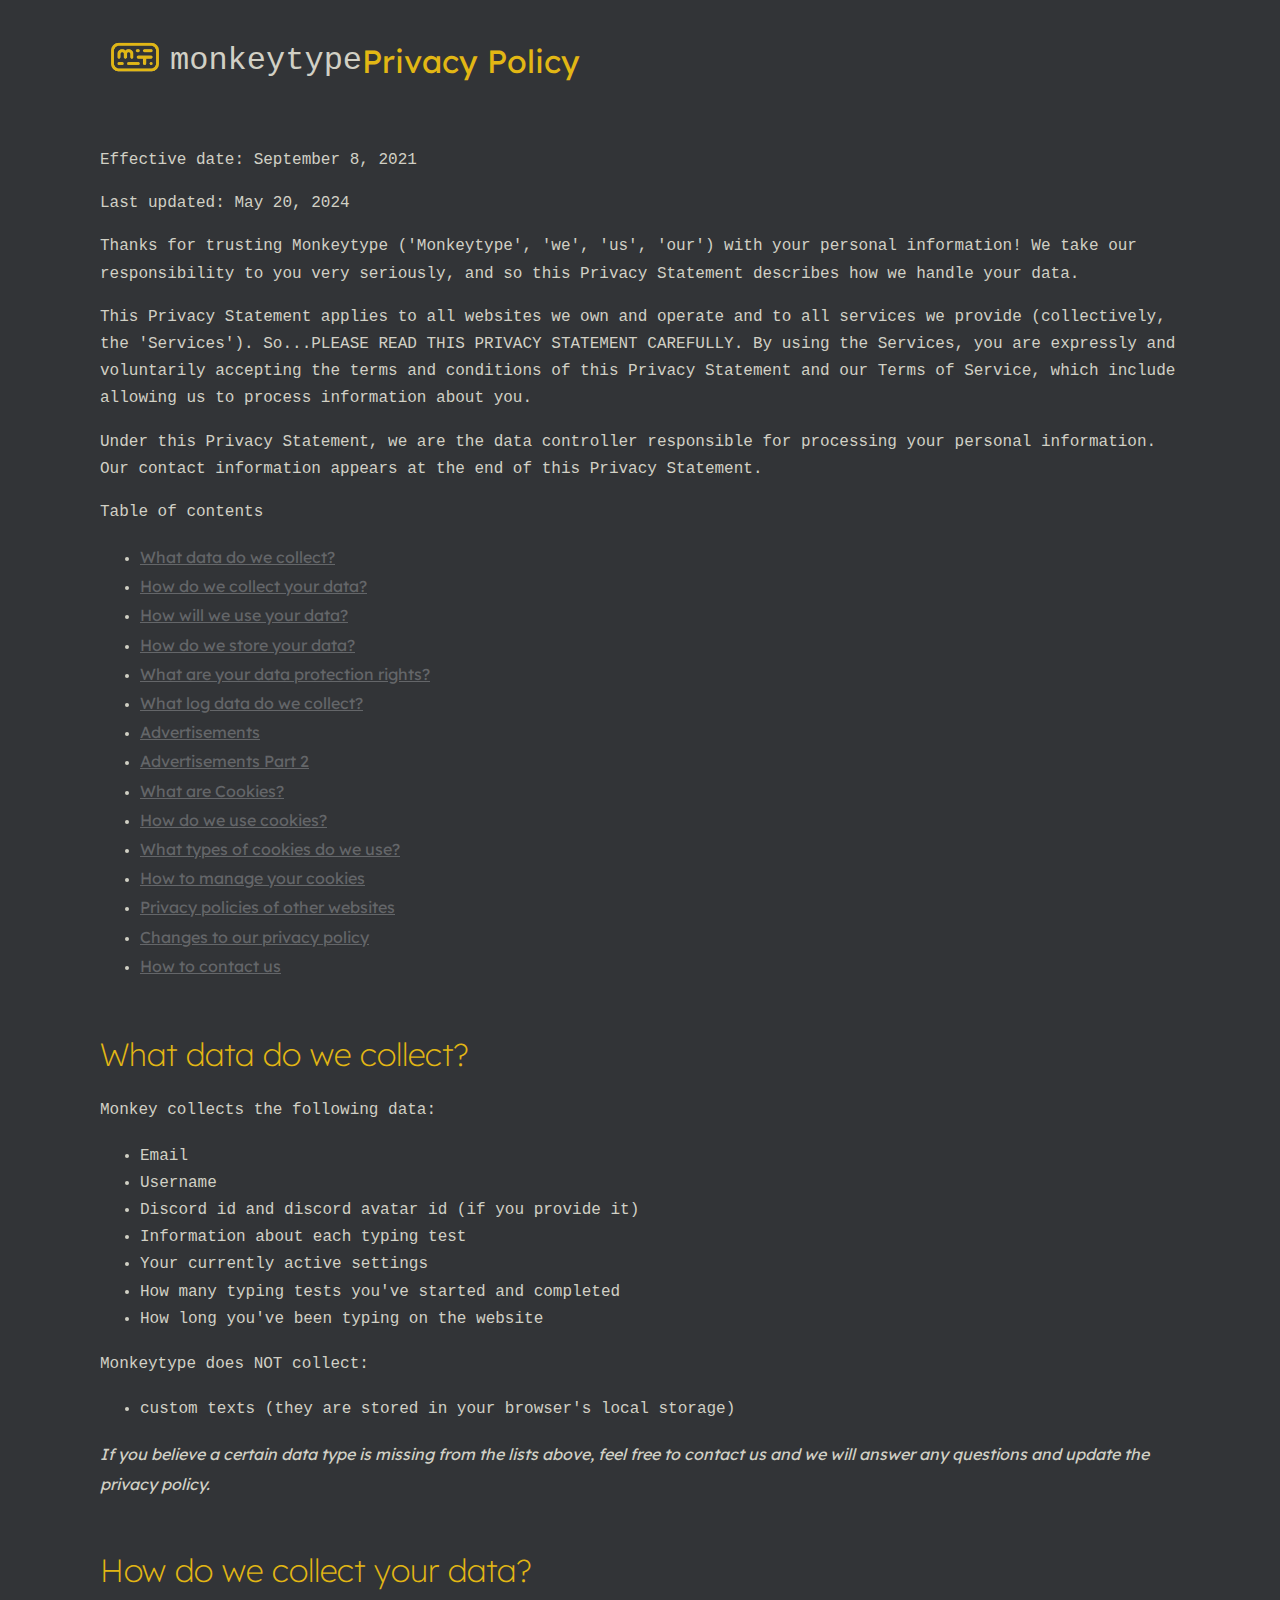
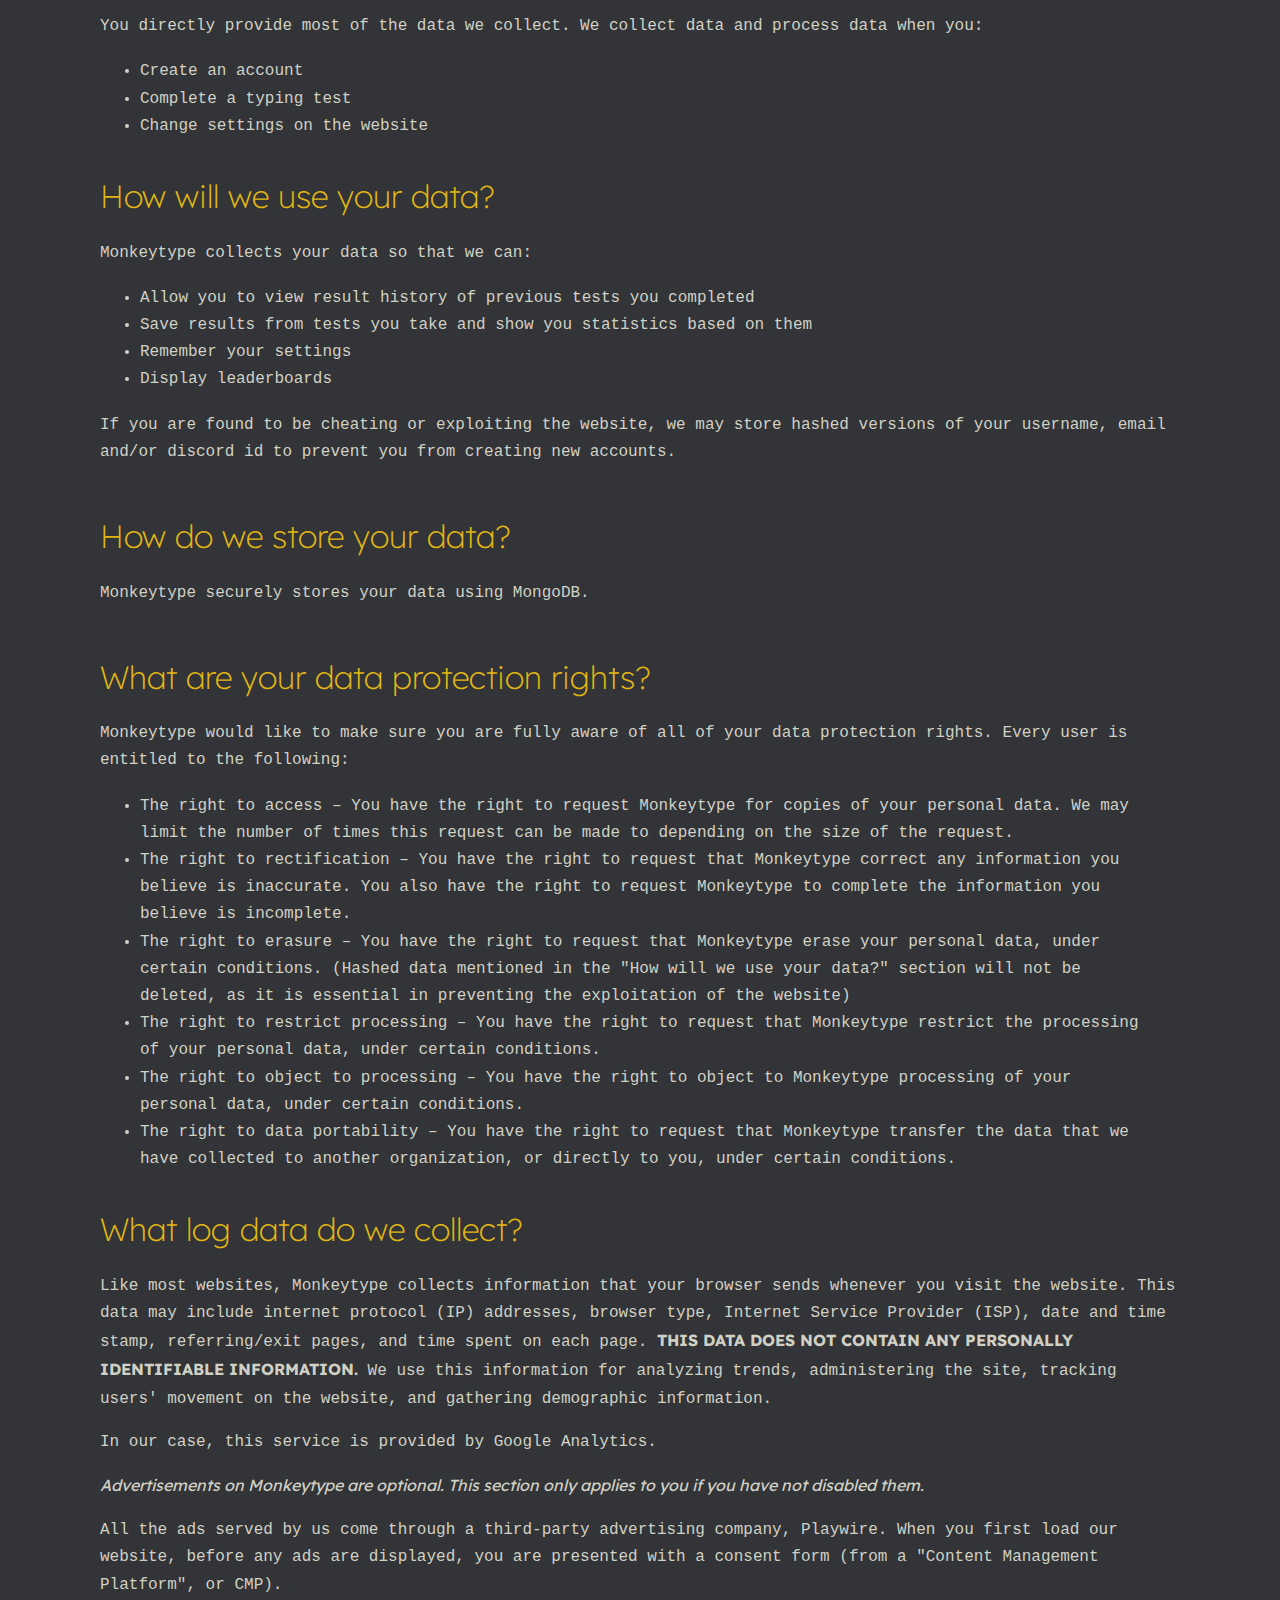
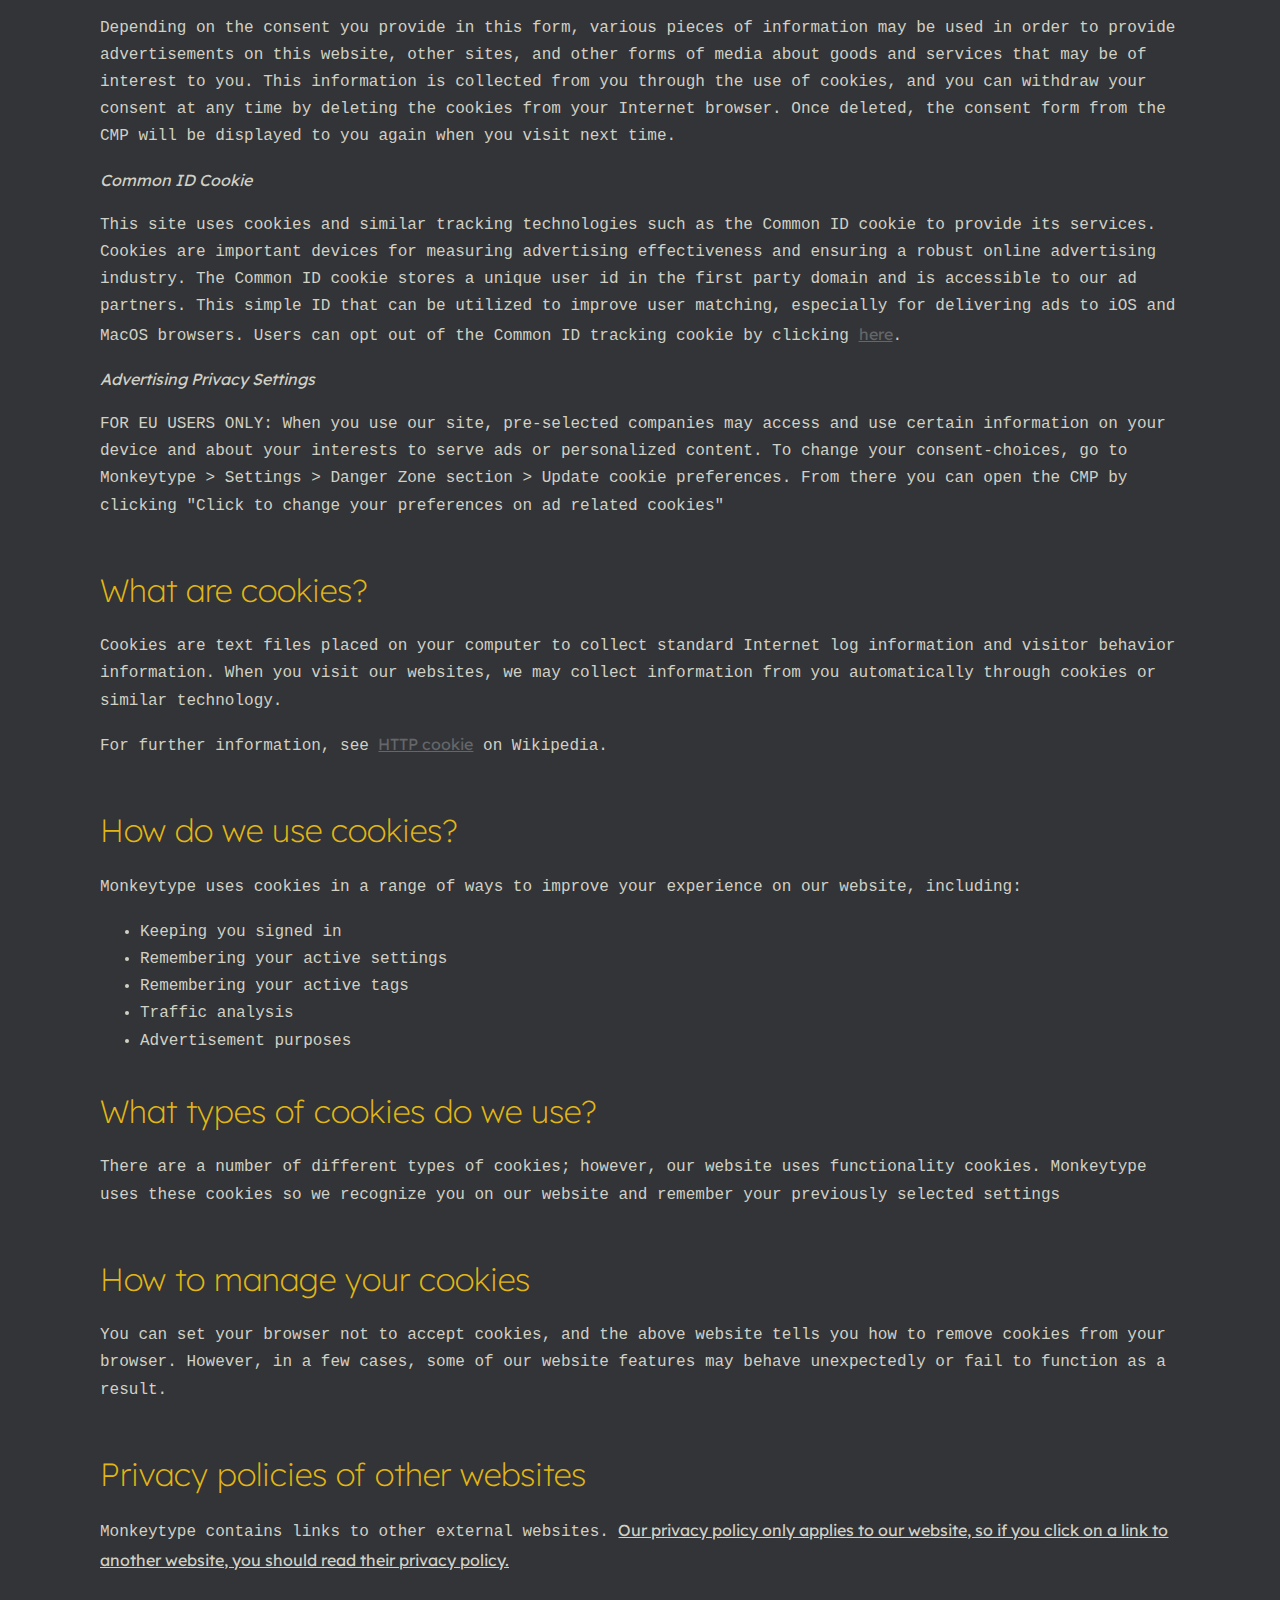
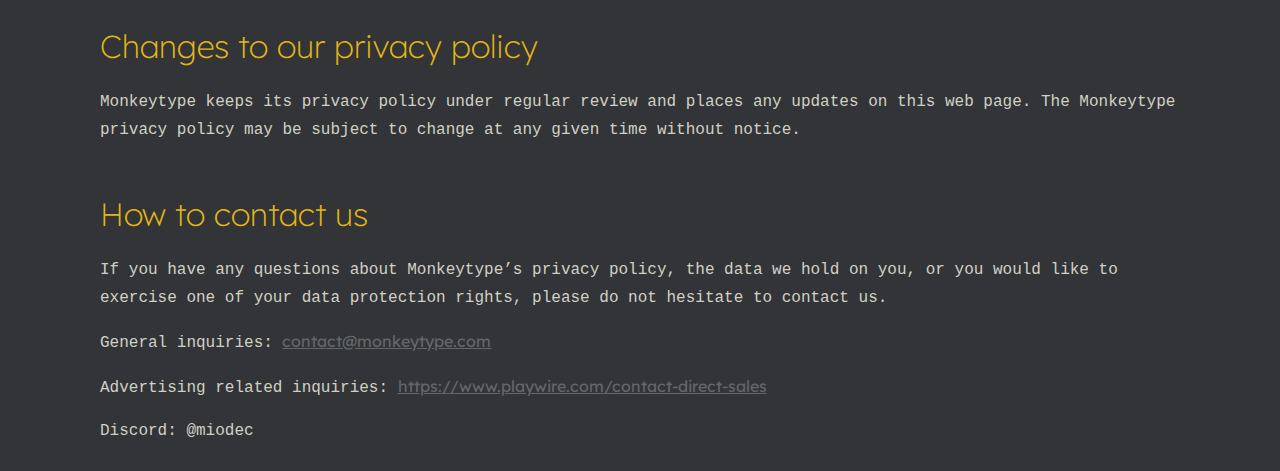
<file: Index.html>
<!DOCTYPE html>
<html lang="en">
<head>
    <link rel="icon" type="image/png" href="monkeytype.png" />
    <meta charset="UTF-8">
    <meta name="viewport" content="width=device-width, initial-scale=1.0">
    <link rel="stylesheet" href="style.css">
    <title>Privacy Policy | Monkeytype</title>
</head>
<body>
   <nav>
    <a href="/">
        <img src="logo.png" width="70" alt="">
    </a>
    <div>
        <p>monkeytype</p>
        <span>Privacy Policy</span>
    </div>
   </nav>
   <div id="body">
        <div class="intro">
            <p>
                Effective date: September 8, 2021
            </p>
            <p>
                Last updated: May 20, 2024
            </p>
            <p>
                Thanks for trusting Monkeytype ('Monkeytype', 'we', 'us', 'our') with your personal information! We take our responsibility to you very seriously, and so this Privacy Statement describes how we handle your data.
            </p>       
            <p>
                This Privacy Statement applies to all websites we own and operate and to all services we provide (collectively, the 'Services'). So...PLEASE READ THIS PRIVACY STATEMENT CAREFULLY. By using the Services, you are expressly and voluntarily accepting the terms and conditions of this Privacy Statement and our Terms of Service, which include allowing us to process information about you.
            </p>                         
            <p>
                Under this Privacy Statement, we are the data controller responsible for processing your personal information. Our contact information appears at the end of this Privacy Statement.
                </p>
                <p>Table of contents</p>
                <ul>
                    <li><a href="#1">What data do we collect?</a></li>
                    <li><a href="#2">How do we collect your data?</a></li>
                    <li><a href="#3">How will we use your data?</a></li>
                    <li><a href="#4">How do we store your data?</a></li>
                    <li><a href="#5">What are your data protection rights?</a></li>
                    <li><a href="#6">What log data do we collect?</a></li>
                    <li><a href="#7">Advertisements</a></li>
                    <li><a href="#8">Advertisements Part 2</a></li>
                    <li><a href="#9">What are Cookies?</a></li>
                    <li><a href="#10">How do we use cookies?</a></li>
                    <li><a href="#11">What types of cookies do we use?</a></li>
                    <li><a href="#12">How to manage your cookies</a></li>
                    <li><a href="#13">Privacy policies of other websites</a></li>
                    <li><a href="#14">Changes to our privacy policy</a></li>
                    <li><a href="#15">How to contact us</a></li>
                </ul>
                <p></p>
                <p></p>
                <br>
                <div id="Data-collection">
                    <h1 id="1">What data do we collect?</h1>
                    <p>Monkey collects the following data:</p>
                    <ul>
                        <li>Email</li>
                        <li>Username</li>
                        <li>Discord id and discord avatar id (if you provide it)</li>
                        <li>Information about each typing test</li>
                        <li>Your currently active settings</li>
                        <li>How many typing tests you've started and completed</li>
                        <li>How long you've been typing on the website</li>
                    </ul>
                    <p>Monkeytype does NOT collect:</p>
                    <ul>
                        <li>custom texts (they are stored in your browser's local storage)</li>
                    </ul>
                    <p><i>If you believe a certain data type is missing from the lists above, feel free to contact us and we will answer any questions and update the privacy policy.</i></p>
                    <br>
                    <h1 id="2">How do we collect your data?</h1>
                    <p>You directly provide most of the data we collect. We collect data and process data when you:</p>
                    <ul>
                        <li>Create an account</li>
                        <li>Complete a typing test</li>
                        <li>Change settings on the website</li>
                    </ul>
                    <br>
                    <h1 id="3">How will we use your data?</h1>
                    <p>Monkeytype collects your data so that we can:</p>
                    <ul>
                        <li>Allow you to view result history of previous tests you completed</li>
                        <li>Save results from tests you take and show you statistics based on them</li>
                        <li>Remember your settings</li>
                        <li>Display leaderboards</li>
                    </ul>
                    <p>If you are found to be cheating or exploiting the website, we may store hashed versions of your username, email and/or discord id to prevent you from creating new accounts.</p>
                    <br>
                    <h1 id="4">How do we store your data?</h1>
                    <p>Monkeytype securely stores your data using MongoDB.</p>
                    <br>
                    <h1 id="5">What are your data protection rights?</h1>
                    <p>Monkeytype would like to make sure you are fully aware of all of your data protection rights. Every user is entitled to the following:</p>
                    <ul>
                        <li>The right to access – You have the right to request Monkeytype for copies of your personal data. We may limit the number of times this request can be made to depending on the size of the request.</li>
                        <li>The right to rectification – You have the right to request that Monkeytype correct any information you believe is inaccurate. You also have the right to request Monkeytype to complete the information you believe is incomplete.</li>
                        <li>The right to erasure – You have the right to request that Monkeytype erase your personal data, under certain conditions. (Hashed data mentioned in the "How will we use your data?" section will not be deleted, as it is essential in preventing the exploitation of the website)</li>
                        <li>The right to restrict processing – You have the right to request that Monkeytype restrict the processing of your personal data, under certain conditions.</li>
                        <li>The right to object to processing – You have the right to object to Monkeytype processing of your personal data, under certain conditions.</li>
                        <li>The right to data portability – You have the right to request that Monkeytype transfer the data that we have collected to another organization, or directly to you, under certain conditions.</li>
                    </ul>
                    <br>
                    <h1 id="6">What log data do we collect?</h1>
                    <p>Like most websites, Monkeytype collects information that your browser sends whenever you visit the website. This data may include internet protocol (IP) addresses, browser type, Internet Service Provider (ISP), date and time stamp, referring/exit pages, and time spent on each page. <b>THIS DATA DOES NOT CONTAIN ANY PERSONALLY IDENTIFIABLE INFORMATION.</b> We use this information for analyzing trends, administering the site, tracking users' movement on the website, and gathering demographic information.</p>
                    <p>In our case, this service is provided by Google Analytics.</p>
                    <p><i>Advertisements on Monkeytype are optional. This section only applies to you if you have not disabled them.</i></p>
                    <p>All the ads served by us come through a third-party advertising company, Playwire. When you first load our website, before any ads are displayed, you are presented with a consent form (from a "Content Management Platform", or CMP).</p>
                    <p>Depending on the consent you provide in this form, various pieces of information may be used in order to provide advertisements on this website, other sites, and other forms of media about goods and services that may be of interest to you. This information is collected from you through the use of cookies, and you can withdraw your consent at any time by deleting the cookies from your Internet browser. Once deleted, the consent form from the CMP will be displayed to you again when you visit next time.</p>
                    <p><i>Common ID Cookie</i></p>
                    <p>This site uses cookies and similar tracking technologies such as the Common ID cookie to provide its services. Cookies are important devices for measuring advertising effectiveness and ensuring a robust online advertising industry. The Common ID cookie stores a unique user id in the first party domain and is accessible to our ad partners. This simple ID that can be utilized to improve user matching, especially for delivering ads to iOS and MacOS browsers. Users can opt out of the Common ID tracking cookie by clicking <a href="">here</a>.</p>
                    <p><i>Advertising Privacy Settings</i></p>
                    <p>FOR EU USERS ONLY: When you use our site, pre-selected companies may access and use certain information on your device and about your interests to serve ads or personalized content. To change your consent-choices, go to Monkeytype > Settings > Danger Zone section > Update cookie preferences. From there you can open the CMP by clicking "Click to change your preferences on ad related cookies"</p>
                    <br>
                    <h1 id="9">What are cookies?</h1>
                    <p>Cookies are text files placed on your computer to collect standard Internet log information and visitor behavior information. When you visit our websites, we may collect information from you automatically through cookies or similar technology.</p>
                    <p>For further information, see <a href="">HTTP cookie</a> on Wikipedia.</p>
                    <br>
                    <h1 id="10">How do we use cookies?</h1>
                    <p>Monkeytype uses cookies in a range of ways to improve your experience on our website, including:</p>
                    <ul>
                        <li>Keeping you signed in</li>
                        <li>Remembering your active settings</li>
                        <li>Remembering your active tags</li>
                        <li>Traffic analysis</li>
                        <li>Advertisement purposes</li>
                    </ul>
                    <br>
                    <h1 id="11">What types of cookies do we use?</h1>
                    <p>There are a number of different types of cookies; however, our website uses functionality cookies. Monkeytype uses these cookies so we recognize you on our website and remember your previously selected settings</p>
                    <br>
                    <h1 id="12">How to manage your cookies</h1>
                    <p>You can set your browser not to accept cookies, and the above website tells you how to remove cookies from your browser. However, in a few cases, some of our website features may behave unexpectedly or fail to function as a result.</p>
                    <br>
                    <h1 id="13">Privacy policies of other websites</h1>
                    <p>Monkeytype contains links to other external websites. <u>Our privacy policy only applies to our website, so if you click on a link to another website, you should read their privacy policy.</u></p>
                    <br>
                    <h1 id="14">Changes to our privacy policy</h1>
                    <p>Monkeytype keeps its privacy policy under regular review and places any updates on this web page. The Monkeytype privacy policy may be subject to change at any given time without notice.</p>
                    <br>
                    <h1 id="15">How to contact us</h1>
                    <p>If you have any questions about Monkeytype’s privacy policy, the data we hold on you, or you would like to exercise one of your data protection rights, please do not hesitate to contact us.</p>
                    <p>General inquiries: <a href="">contact@monkeytype.com</a></p>
                    <p>Advertising related inquiries: <a href="">https://www.playwire.com/contact-direct-sales</a></p>
                    <p>Discord: @miodec</p>
                    <br>
                    <br>
                    </div>
        </div>
    </div>
</body>
</html>
</file>
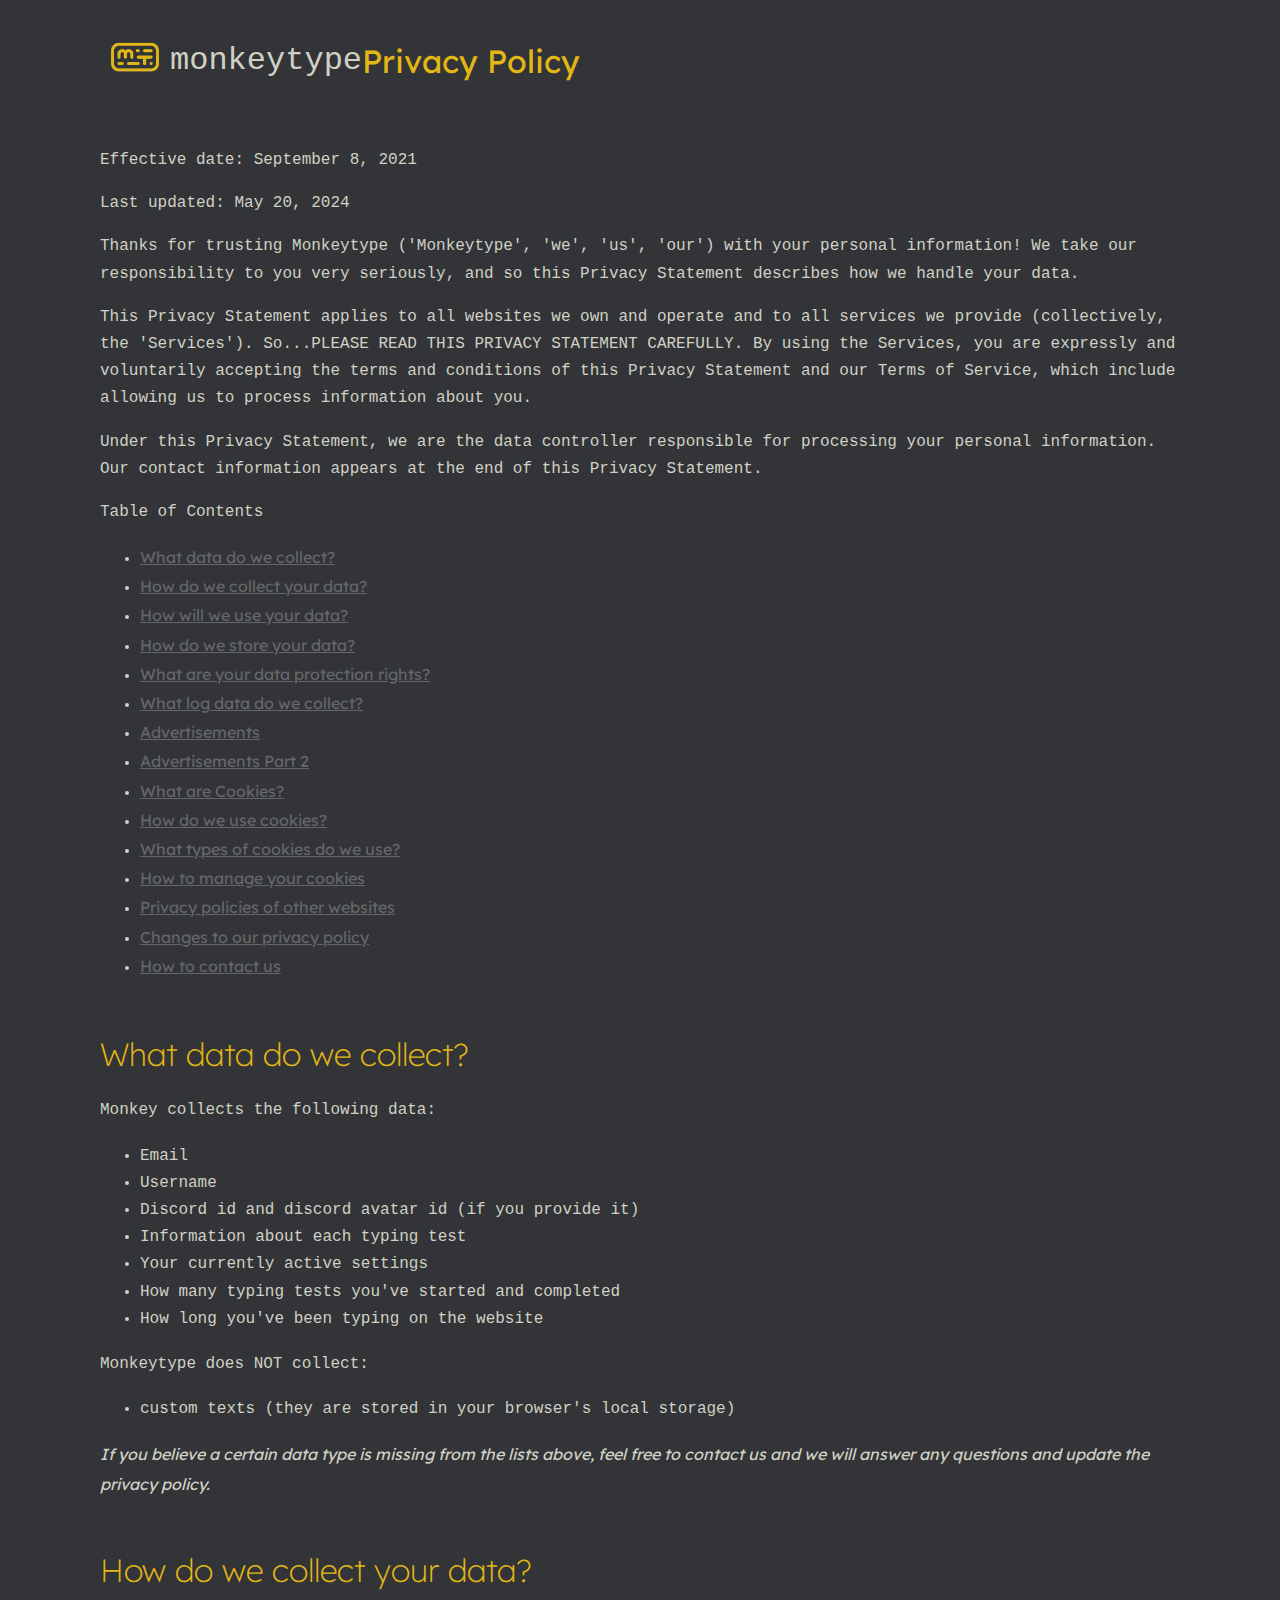
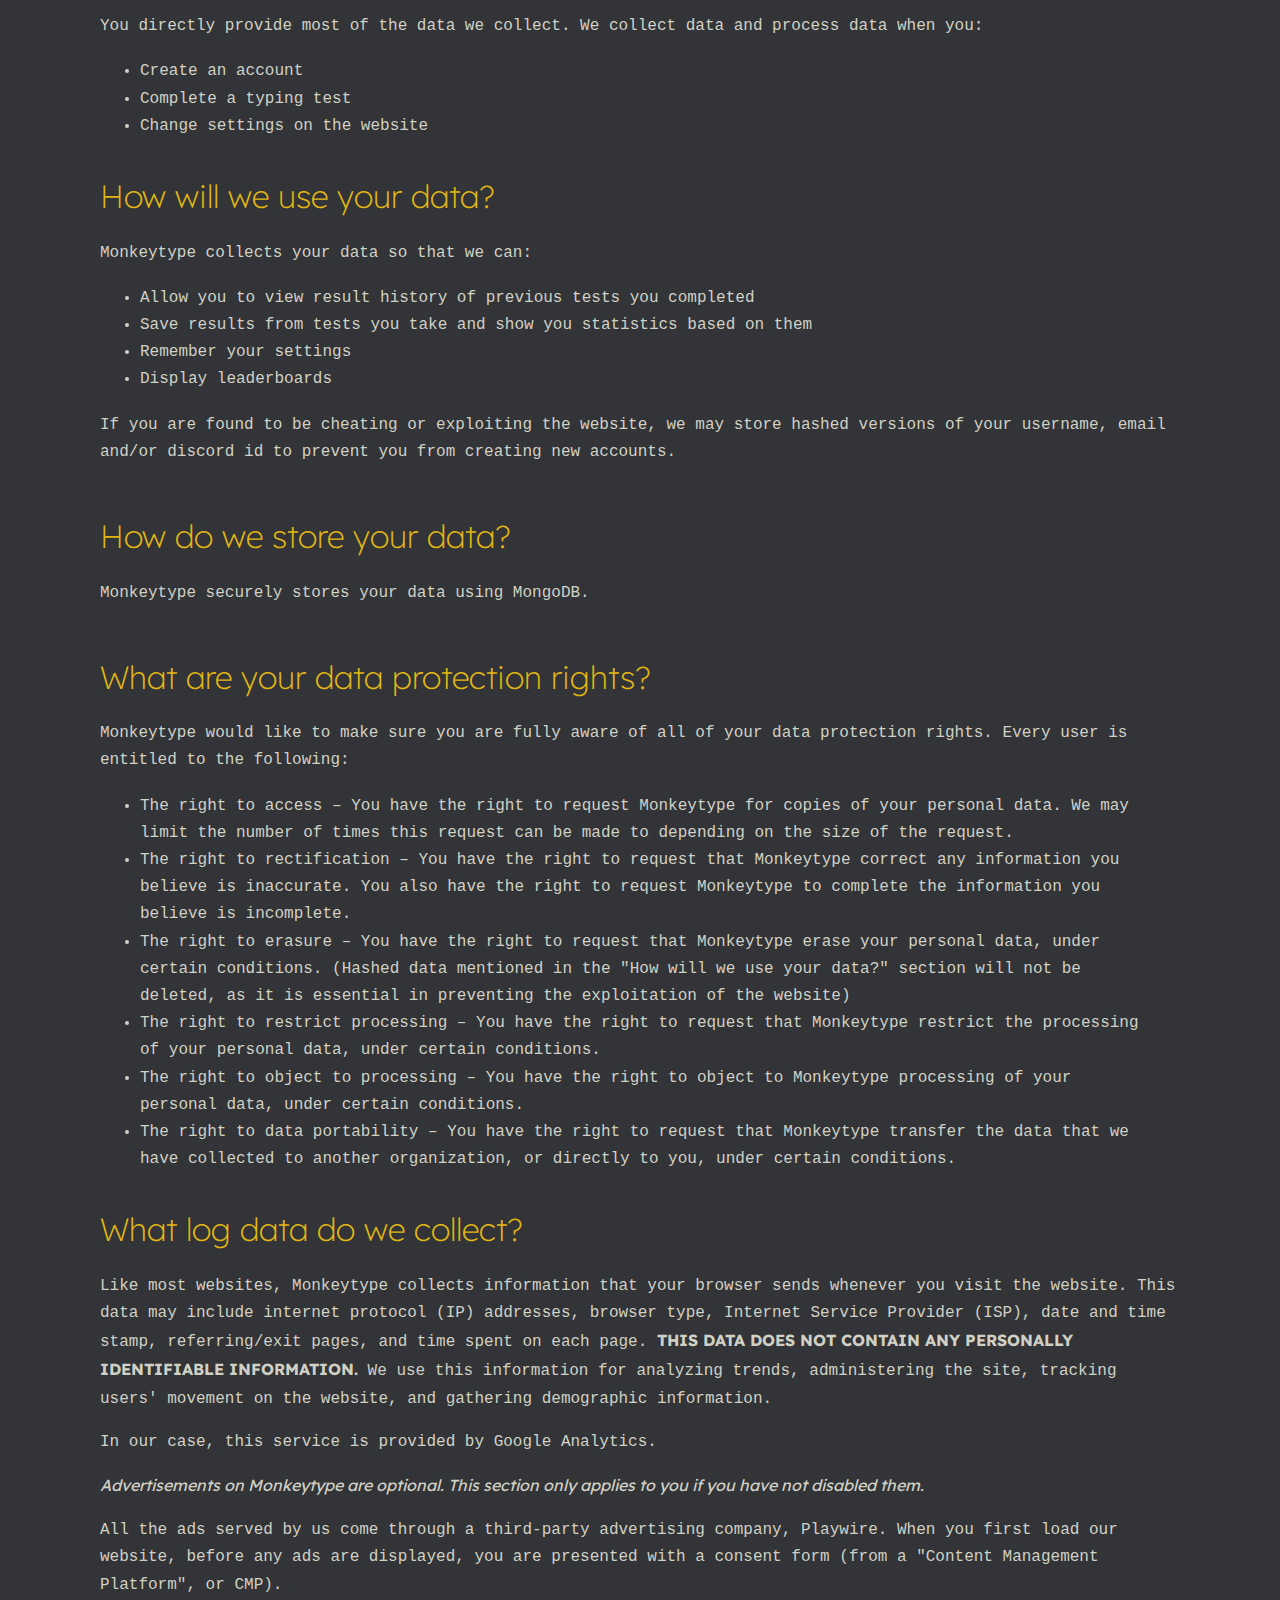
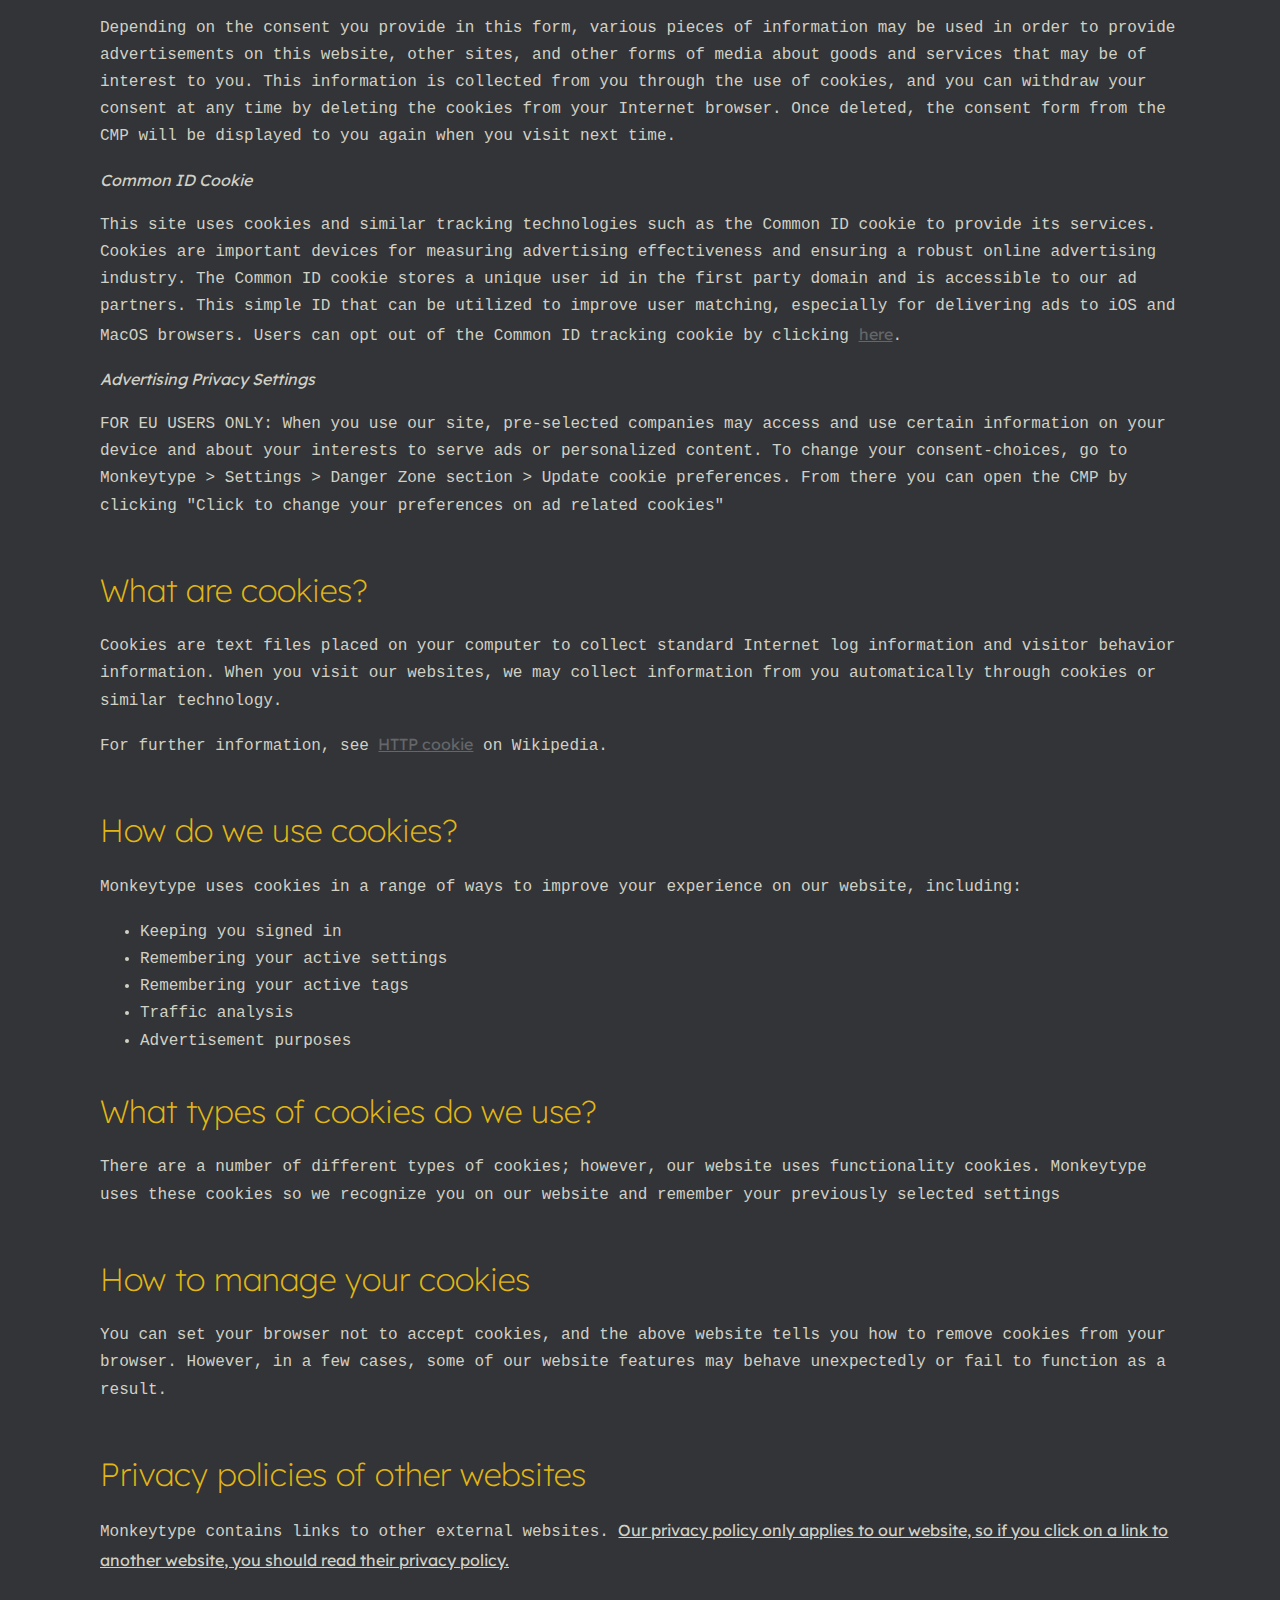
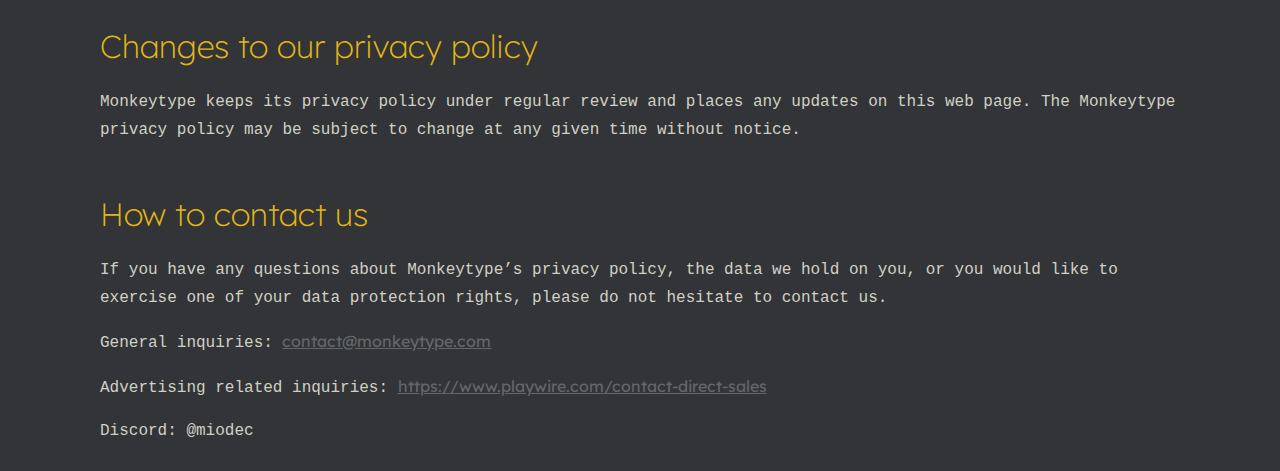
<file: monkeytypeprivacyclone/Index.html>
<!DOCTYPE html>
<html lang="en">
<head>
    <link rel="icon" type="image/png" href="monkeytype.png" />
    <meta charset="UTF-8">
    <meta name="viewport" content="width=device-width, initial-scale=1.0">
    <link rel="stylesheet" href="style.css">
    <title>Privacy Policy | Monkeytype</title>
</head>
<body>
   <nav>
    <a href="/">
        <img src="logo.png" width="70" alt="">
    </a>
    <div>
        <p>monkeytype</p>
        <span>Privacy Policy</span>
    </div>
   </nav>
   <div id="body">
        <div class="intro">
            <p>
                Effective date: September 8, 2021
            </p>
            <p>
                Last updated: May 20, 2024
            </p>
            <p>
                Thanks for trusting Monkeytype ('Monkeytype', 'we', 'us', 'our') with your personal information! We take our responsibility to you very seriously, and so this Privacy Statement describes how we handle your data.
            </p>       
            <p>
                This Privacy Statement applies to all websites we own and operate and to all services we provide (collectively, the 'Services'). So...PLEASE READ THIS PRIVACY STATEMENT CAREFULLY. By using the Services, you are expressly and voluntarily accepting the terms and conditions of this Privacy Statement and our Terms of Service, which include allowing us to process information about you.
            </p>                         
            <p>
                Under this Privacy Statement, we are the data controller responsible for processing your personal information. Our contact information appears at the end of this Privacy Statement.
                </p>
                <p>Table of Contents</p>
                <ul>
                    <li><a href="#1">What data do we collect?</a></li>
                    <li><a href="#2">How do we collect your data?</a></li>
                    <li><a href="#3">How will we use your data?</a></li>
                    <li><a href="#4">How do we store your data?</a></li>
                    <li><a href="#5">What are your data protection rights?</a></li>
                    <li><a href="#6">What log data do we collect?</a></li>
                    <li><a href="#7">Advertisements</a></li>
                    <li><a href="#8">Advertisements Part 2</a></li>
                    <li><a href="#9">What are Cookies?</a></li>
                    <li><a href="#10">How do we use cookies?</a></li>
                    <li><a href="#11">What types of cookies do we use?</a></li>
                    <li><a href="#12">How to manage your cookies</a></li>
                    <li><a href="#13">Privacy policies of other websites</a></li>
                    <li><a href="#14">Changes to our privacy policy</a></li>
                    <li><a href="#15">How to contact us</a></li>
                </ul>
                <p></p>
                <p></p>
                <br>
                <div id="Data-collection">
                    <h1 id="1">What data do we collect?</h1>
                    <p>Monkey collects the following data:</p>
                    <ul>
                        <li>Email</li>
                        <li>Username</li>
                        <li>Discord id and discord avatar id (if you provide it)</li>
                        <li>Information about each typing test</li>
                        <li>Your currently active settings</li>
                        <li>How many typing tests you've started and completed</li>
                        <li>How long you've been typing on the website</li>
                    </ul>
                    <p>Monkeytype does NOT collect:</p>
                    <ul>
                        <li>custom texts (they are stored in your browser's local storage)</li>
                    </ul>
                    <p><i>If you believe a certain data type is missing from the lists above, feel free to contact us and we will answer any questions and update the privacy policy.</i></p>
                    <br>
                    <h1 id="2">How do we collect your data?</h1>
                    <p>You directly provide most of the data we collect. We collect data and process data when you:</p>
                    <ul>
                        <li>Create an account</li>
                        <li>Complete a typing test</li>
                        <li>Change settings on the website</li>
                    </ul>
                    <br>
                    <h1 id="3">How will we use your data?</h1>
                    <p>Monkeytype collects your data so that we can:</p>
                    <ul>
                        <li>Allow you to view result history of previous tests you completed</li>
                        <li>Save results from tests you take and show you statistics based on them</li>
                        <li>Remember your settings</li>
                        <li>Display leaderboards</li>
                    </ul>
                    <p>If you are found to be cheating or exploiting the website, we may store hashed versions of your username, email and/or discord id to prevent you from creating new accounts.</p>
                    <br>
                    <h1 id="4">How do we store your data?</h1>
                    <p>Monkeytype securely stores your data using MongoDB.</p>
                    <br>
                    <h1 id="5">What are your data protection rights?</h1>
                    <p>Monkeytype would like to make sure you are fully aware of all of your data protection rights. Every user is entitled to the following:</p>
                    <ul>
                        <li>The right to access – You have the right to request Monkeytype for copies of your personal data. We may limit the number of times this request can be made to depending on the size of the request.</li>
                        <li>The right to rectification – You have the right to request that Monkeytype correct any information you believe is inaccurate. You also have the right to request Monkeytype to complete the information you believe is incomplete.</li>
                        <li>The right to erasure – You have the right to request that Monkeytype erase your personal data, under certain conditions. (Hashed data mentioned in the "How will we use your data?" section will not be deleted, as it is essential in preventing the exploitation of the website)</li>
                        <li>The right to restrict processing – You have the right to request that Monkeytype restrict the processing of your personal data, under certain conditions.</li>
                        <li>The right to object to processing – You have the right to object to Monkeytype processing of your personal data, under certain conditions.</li>
                        <li>The right to data portability – You have the right to request that Monkeytype transfer the data that we have collected to another organization, or directly to you, under certain conditions.</li>
                    </ul>
                    <br>
                    <h1 id="6">What log data do we collect?</h1>
                    <p>Like most websites, Monkeytype collects information that your browser sends whenever you visit the website. This data may include internet protocol (IP) addresses, browser type, Internet Service Provider (ISP), date and time stamp, referring/exit pages, and time spent on each page. <b>THIS DATA DOES NOT CONTAIN ANY PERSONALLY IDENTIFIABLE INFORMATION.</b> We use this information for analyzing trends, administering the site, tracking users' movement on the website, and gathering demographic information.</p>
                    <p>In our case, this service is provided by Google Analytics.</p>
                    <p><i>Advertisements on Monkeytype are optional. This section only applies to you if you have not disabled them.</i></p>
                    <p>All the ads served by us come through a third-party advertising company, Playwire. When you first load our website, before any ads are displayed, you are presented with a consent form (from a "Content Management Platform", or CMP).</p>
                    <p>Depending on the consent you provide in this form, various pieces of information may be used in order to provide advertisements on this website, other sites, and other forms of media about goods and services that may be of interest to you. This information is collected from you through the use of cookies, and you can withdraw your consent at any time by deleting the cookies from your Internet browser. Once deleted, the consent form from the CMP will be displayed to you again when you visit next time.</p>
                    <p><i>Common ID Cookie</i></p>
                    <p>This site uses cookies and similar tracking technologies such as the Common ID cookie to provide its services. Cookies are important devices for measuring advertising effectiveness and ensuring a robust online advertising industry. The Common ID cookie stores a unique user id in the first party domain and is accessible to our ad partners. This simple ID that can be utilized to improve user matching, especially for delivering ads to iOS and MacOS browsers. Users can opt out of the Common ID tracking cookie by clicking <a href="">here</a>.</p>
                    <p><i>Advertising Privacy Settings</i></p>
                    <p>FOR EU USERS ONLY: When you use our site, pre-selected companies may access and use certain information on your device and about your interests to serve ads or personalized content. To change your consent-choices, go to Monkeytype > Settings > Danger Zone section > Update cookie preferences. From there you can open the CMP by clicking "Click to change your preferences on ad related cookies"</p>
                    <br>
                    <h1 id="9">What are cookies?</h1>
                    <p>Cookies are text files placed on your computer to collect standard Internet log information and visitor behavior information. When you visit our websites, we may collect information from you automatically through cookies or similar technology.</p>
                    <p>For further information, see <a href="">HTTP cookie</a> on Wikipedia.</p>
                    <br>
                    <h1 id="10">How do we use cookies?</h1>
                    <p>Monkeytype uses cookies in a range of ways to improve your experience on our website, including:</p>
                    <ul>
                        <li>Keeping you signed in</li>
                        <li>Remembering your active settings</li>
                        <li>Remembering your active tags</li>
                        <li>Traffic analysis</li>
                        <li>Advertisement purposes</li>
                    </ul>
                    <br>
                    <h1 id="11">What types of cookies do we use?</h1>
                    <p>There are a number of different types of cookies; however, our website uses functionality cookies. Monkeytype uses these cookies so we recognize you on our website and remember your previously selected settings</p>
                    <br>
                    <h1 id="12">How to manage your cookies</h1>
                    <p>You can set your browser not to accept cookies, and the above website tells you how to remove cookies from your browser. However, in a few cases, some of our website features may behave unexpectedly or fail to function as a result.</p>
                    <br>
                    <h1 id="13">Privacy policies of other websites</h1>
                    <p>Monkeytype contains links to other external websites. <u>Our privacy policy only applies to our website, so if you click on a link to another website, you should read their privacy policy.</u></p>
                    <br>
                    <h1 id="14">Changes to our privacy policy</h1>
                    <p>Monkeytype keeps its privacy policy under regular review and places any updates on this web page. The Monkeytype privacy policy may be subject to change at any given time without notice.</p>
                    <br>
                    <h1 id="15">How to contact us</h1>
                    <p>If you have any questions about Monkeytype’s privacy policy, the data we hold on you, or you would like to exercise one of your data protection rights, please do not hesitate to contact us.</p>
                    <p>General inquiries: <a href="">contact@monkeytype.com</a></p>
                    <p>Advertising related inquiries: <a href="">https://www.playwire.com/contact-direct-sales</a></p>
                    <p>Discord: @miodec</p>
                    <br>
                    <br>
                    </div>
        </div>
    </div>
</body>
</html>
</file>
<file: style.css>
@import url('https://fonts.googleapis.com/css2?family=DM+Sans:ital,opsz,wght@0,9..40,100..1000;1,9..40,100..1000&family=Lexend+Deca:wght@100..900&display=swap');
@import url('https://fonts.googleapis.com/css2?family=Roboto:ital,wght@0,100;0,300;0,400;0,500;0,700;0,900;1,100;1,300;1,400;1,500;1,700;1,900&display=swap');
*{
    padding: 0;
    margin: 0;
    box-sizing: border-box;
    font-family: "Lexend Deca", sans-serif;
}
html{
    scroll-behavior: smooth;
}
body{
    background: #323437;
}
a{
    text-decoration: none;
    color: inherit;
}
nav{
    display: flex;
    align-items: center;
    justify-content: safe;
    padding: 10px 100px;
    color: #d1d0c5;
    font-size: 2rem;
}
div{
    display: flex;
    align-items: center;
    
}
div p{
    color: #d1d0c5;

}
div span{
    color: #e2b714;
}
#body{
    padding: 10px 100px;
    font-size: 1rem;
    line-height: 1.7;

}
.intro{
    display: inline;

}
p {
    display: block;
    margin-block-start: 1em;
    margin-block-end: 1em;
    margin-inline-start: 0px;
    margin-inline-end: 0px;
    unicode-bidi: isolate;
    font-family: "Roboto Mono", "Vazirmatn", monospace;
}
a{
    display: inline-block;
    color: #646669;
    text-decoration: underline;
    transition: color .125s, opacity .125s, background .125s;
}
a{
    background-color: transparent;
}
a:hover{
    color: #fff;
}
ul{
    padding: 2px 40px;
}
#Data-collection{
    display: inline;
}
h1{
    color: #e2b714;
    font-weight: 200;
}
li{
    color: #d1d0c5;
    font-family: "Roboto Mono", "Vazirmatn", monospace;
}
</file>
<file: monkeytypeprivacyclone/style.css>
@import url('https://fonts.googleapis.com/css2?family=DM+Sans:ital,opsz,wght@0,9..40,100..1000;1,9..40,100..1000&family=Lexend+Deca:wght@100..900&display=swap');
@import url('https://fonts.googleapis.com/css2?family=Roboto:ital,wght@0,100;0,300;0,400;0,500;0,700;0,900;1,100;1,300;1,400;1,500;1,700;1,900&display=swap');
*{
    padding: 0;
    margin: 0;
    box-sizing: border-box;
    font-family: "Lexend Deca", sans-serif;
}
html{
    scroll-behavior: smooth;
}
body{
    background: #323437;
}
a{
    text-decoration: none;
    color: inherit;
}
nav{
    display: flex;
    align-items: center;
    justify-content: safe;
    padding: 10px 100px;
    color: #d1d0c5;
    font-size: 2rem;
}
div{
    display: flex;
    align-items: center;
    
}
div p{
    color: #d1d0c5;

}
div span{
    color: #e2b714;
}
#body{
    padding: 10px 100px;
    font-size: 1rem;
    line-height: 1.7;

}
.intro{
    display: inline;

}
p {
    display: block;
    margin-block-start: 1em;
    margin-block-end: 1em;
    margin-inline-start: 0px;
    margin-inline-end: 0px;
    unicode-bidi: isolate;
    font-family: "Roboto Mono", "Vazirmatn", monospace;
}
a{
    display: inline-block;
    color: #646669;
    text-decoration: underline;
    transition: color .125s, opacity .125s, background .125s;
}
a{
    background-color: transparent;
}
a:hover{
    color: #fff;
}
ul{
    padding: 2px 40px;
}
#Data-collection{
    display: inline;
}
h1{
    color: #e2b714;
    font-weight: 200;
}
li{
    color: #d1d0c5;
    font-family: "Roboto Mono", "Vazirmatn", monospace;
}
</file>
